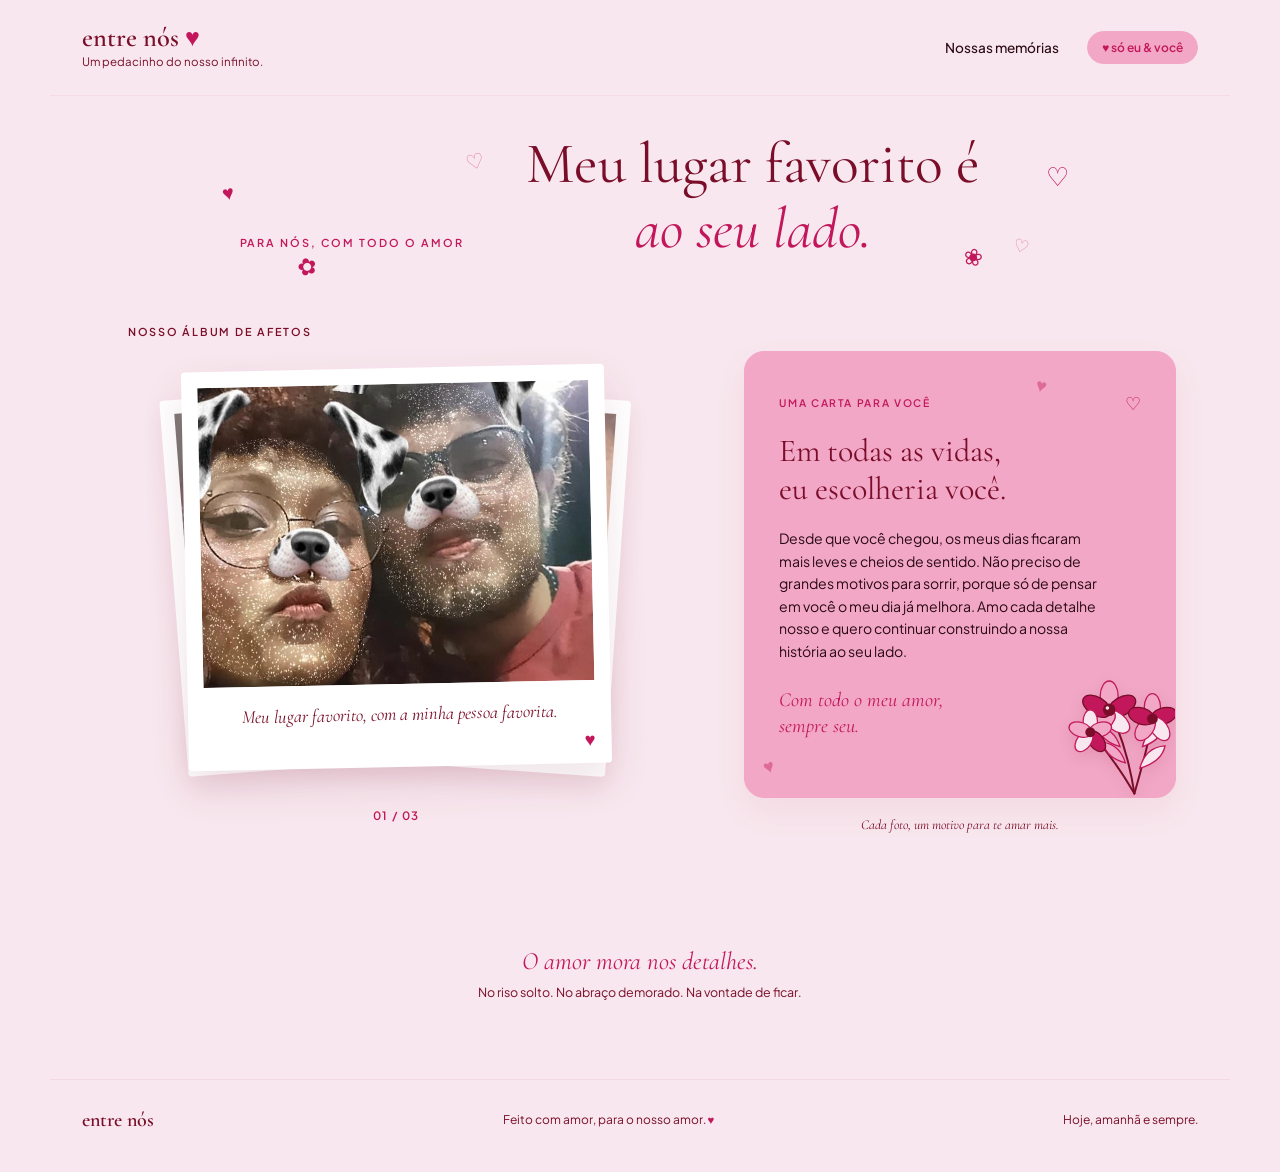
<file: index.html>
<!DOCTYPE html>
<html lang="pt-BR">

<head>
    <meta charset="UTF-8">
    <meta name="viewport" content="width=device-width, initial-scale=1.0">
    <title>Entre Nós - Um pedacinho do nosso infinito</title>
    <!-- Google Fonts para tipografia fiel ao design -->
    <link rel="preconnect" href="https://fonts.googleapis.com">
    <link rel="preconnect" href="https://fonts.gstatic.com" crossorigin>
    <link
        href="https://fonts.googleapis.com/css2?family=Cormorant+Garamond:ital,wght@0,400;0,600;1,400;1,500&family=Plus+Jakarta+Sans:wght@400;500;600&display=swap"
        rel="stylesheet">
    <link href="https://cdn.jsdelivr.net/npm/bootstrap@5.3.3/dist/css/bootstrap.min.css" rel="stylesheet">
    <link rel="stylesheet" href="style.css">
</head>

<body>

    <!-- Cabeçalho -->
    <header class="navbar">
        <div class="logo-group">
            <div class="logo">entre nós <span class="heart-filled">♥</span></div>
            <span class="subtitle">Um pedacinho do nosso infinito.</span>
        </div>

        <nav class="nav-links">
            <a class="nav-link" href="galeria.html">Nossas memórias</a>
            <button class="pill-badge" type="button" id="open-us-screen" aria-haspopup="dialog">♥ só eu &amp; você</button>
        </nav>
    </header>

    <!-- Tela especial: escolha apenas uma vez a cada abertura -->
    <div class="us-screen" id="us-screen" role="dialog" aria-modal="true" aria-labelledby="us-title" hidden>
        <div class="us-choice" id="us-choice">
            <button class="us-close" type="button" id="close-us-screen" aria-label="Fechar">×</button>
            <span class="eyebrow" id="us-title">QUEM VOCÊ QUER CONHECER PRIMEIRO?</span>
            <h2>Escolha uma parte do nosso amor</h2>
            <div class="choice-options">
                <button type="button" class="choice-card choice-him" data-show-person="him">
                    <span>ELE</span>
                    <strong>Guilherme</strong>
                </button>
                <button type="button" class="choice-card choice-her" data-show-person="her">
                    <span>ELA</span>
                    <strong>Verônica</strong>
                </button>
            </div>
        </div>

        <section class="person-panel person-him" id="him-panel" aria-label="Seção do Guilherme" hidden>
            <button class="person-exit" type="button" data-close-us-screen aria-label="Sair da seção">Sair ×</button>
            <button class="person-switch switch-to-her" type="button" data-show-person="her" aria-label="Ver seção dela">Ver ela →</button>
            <div class="person-content">
                <div class="person-carousel" data-person-carousel="him">
                    <button type="button" class="person-photo" aria-label="Próxima foto dele">
                        <img src="imagem dele 1.jpeg" alt="Guilherme">
                    </button>
                    <div class="person-dots" aria-hidden="true"></div>
                </div>
                <p class="person-text">Esse é o Guilherme, ele é o garoto mais sortudo do mundo, ele é apenas um nerd que faz TI, gosta de jogar e faz joia para todas as fotos, tem seus cabelinhos cachados e ama muito uma menina que é indigena e ruiva, ele tem muita sorte dela amar ele pois ele sem querer deu varis gaps dela (desculpa amor), tirando tudo isso ele é apenas um pobre coitado</p>
            </div>
        </section>

        <section class="person-panel person-her" id="her-panel" aria-label="Seção da Verônica" hidden>
            <button class="person-exit" type="button" data-close-us-screen aria-label="Sair da seção">Sair ×</button>
            <button class="person-switch switch-to-him" type="button" data-show-person="him" aria-label="Ver seção dele">← Ver ele</button>
            <div class="person-content">
                <div class="person-carousel" data-person-carousel="her">
                    <button type="button" class="person-photo" aria-label="Próxima foto dela">
                        <img src="imagem dela 2.jpeg" alt="Verônica">
                    </button>
                    <div class="person-dots" aria-hidden="true"></div>
                </div>
                <p class="person-text">Essa é a Verônica, ai que mulher linda, ela é uma indigina ruiva muito linda e como não é só de beleza que se vive uma mulher, ela faz de tudo um pouco, uma mulher incrivel e independente, seus caixos ruivos deixao um serto garoto louco, seu jeito e seus olhos o deixao muito apaixonado, eu escreveria textos de o quanto ela é incrivel mas como tem que caber na tela de um celular eu vou parar por aqui kkkkk, ela faz com que os dias sejam leves e especiais, além de amar um garoto (eu acho) que é muito esquisitinho :).</p>
            </div>
        </section>
    </div>

    <!-- Seção Principal -->
    <main class="container">

        <!-- Hero / Título -->
        <section class="hero">
            <span class="eyebrow">PARA NÓS, COM TODO O AMOR</span>
            <span class="floating-heart heart-one">♥</span>
            <span class="floating-heart heart-two">♡</span>
            <span class="floating-flower flower-one">✿</span>
            <span class="floating-flower flower-two">❀</span>
            <div class="title-wrapper">
                <span class="deco-heart left">♡</span>
                <h1>Meu lugar favorito é<br><em>ao seu lado.</em></h1>
                <span class="deco-heart right">♡</span>
            </div>
        </section>

        <!-- Grid Principal: Carrossel Polaroid + Carta -->
        <section class="content-grid" id="memorias">

            <!-- Coluna Esquerda: Carrossel Polaroid -->
            <div class="carousel-column">
                <span class="section-label">NOSSO ÁLBUM DE AFETOS</span>

                <div class="polaroid-stage">
                    <!-- Cartas de fundo para efeito de pilha -->
                    <div class="polaroid-stack-bg stack-left">
                        <img id="prev-preview" src="img 3.jpeg" alt="">
                    </div>
                    <div class="polaroid-stack-bg stack-right">
                        <img id="next-preview" src="img 2.jpg" alt="">
                    </div>

                    <!-- Polaroid Ativa -->
                    <div class="polaroid-card" id="active-polaroid">
                        <div class="photo-frame">
                            <img id="carousel-img" src="IMG 1.jpeg" alt="Nossa memória">
                        </div>
                        <p class="polaroid-caption" id="carousel-caption">Meu lugar favorito, com a minha pessoa
                            favorita.</p>
                        <span class="polaroid-heart">♥</span>
                    </div>
                </div>

                <!-- Clique na foto para avançar -->
                <div class="counter" id="carousel-counter">01 / 03</div>
            </div>

            <!-- Coluna Direita: Carta de Declaração -->
            <div class="letter-column" id="declaracao">
                <div class="letter-card">
                    <div class="letter-header">
                        <span class="eyebrow-pink">UMA CARTA PARA VOCÊ</span>
                        <span class="outline-heart">♡</span>
                    </div>

                    <h2>Em todas as vidas,<br>eu escolheria você.</h2>

                    <div class="letter-body">
                        <p>Desde que você chegou, os meus dias ficaram mais leves e cheios de sentido. Não preciso de grandes motivos para sorrir, porque só de pensar em você o meu dia já melhora. Amo cada detalhe nosso e quero continuar construindo a nossa história ao seu lado.</p>
                    </div>

                    <p class="letter-sign">Com todo o meu amor,<br>sempre seu.</p>

                    <!-- Buquê floral no canto da carta -->
                    <svg class="floral-deco" viewBox="0 0 150 150" fill="none" xmlns="http://www.w3.org/2000/svg">
                        <!-- Talos -->
                        <path d="M96 135C91 103 83 72 68 42" stroke="#7A0E2A" stroke-width="2.2" stroke-linecap="round"/>
                        <path d="M96 135C104 106 112 81 116 52" stroke="#7A0E2A" stroke-width="2.2" stroke-linecap="round"/>
                        <path d="M96 135C82 111 68 90 47 67" stroke="#7A0E2A" stroke-width="2.2" stroke-linecap="round"/>

                        <!-- Folhas -->
                        <path d="M86 101C70 97 63 88 61 78C74 80 82 88 86 101Z" fill="#F2A7C6" stroke="#C2185B" stroke-width="1.5"/>
                        <path d="M102 107C118 102 128 93 130 82C115 83 106 92 102 107Z" fill="#F8E7EE" stroke="#C2185B" stroke-width="1.5"/>
                        <path d="M80 83C66 79 57 70 54 61C67 62 76 70 80 83Z" fill="#F2A7C6" stroke="#C2185B" stroke-width="1.5"/>
                        <path d="M105 83C119 78 127 70 129 60C116 61 108 70 105 83Z" fill="#F8E7EE" stroke="#C2185B" stroke-width="1.5"/>

                        <!-- Flor central -->
                        <g transform="translate(68 42)">
                            <ellipse cx="0" cy="-15" rx="10" ry="17" fill="#F2A7C6" stroke="#C2185B" stroke-width="1.5"/>
                            <ellipse cx="14" cy="-4" rx="10" ry="17" transform="rotate(58 14 -4)" fill="#C2185B" stroke="#7A0E2A" stroke-width="1.5"/>
                            <ellipse cx="8" cy="13" rx="10" ry="17" transform="rotate(128 8 13)" fill="#F8E7EE" stroke="#C2185B" stroke-width="1.5"/>
                            <ellipse cx="-8" cy="13" rx="10" ry="17" transform="rotate(-128 -8 13)" fill="#F2A7C6" stroke="#C2185B" stroke-width="1.5"/>
                            <ellipse cx="-14" cy="-4" rx="10" ry="17" transform="rotate(-58 -14 -4)" fill="#C2185B" stroke="#7A0E2A" stroke-width="1.5"/>
                            <circle cx="0" cy="0" r="7" fill="#7A0E2A"/>
                            <circle cx="-2" cy="-2" r="2" fill="#F8E7EE"/>
                        </g>

                        <!-- Flor da esquerda -->
                        <g transform="translate(47 67)">
                            <ellipse cx="0" cy="-12" rx="8" ry="13" fill="#F8E7EE" stroke="#C2185B" stroke-width="1.4"/>
                            <ellipse cx="11" cy="-3" rx="8" ry="13" transform="rotate(72 11 -3)" fill="#F2A7C6" stroke="#C2185B" stroke-width="1.4"/>
                            <ellipse cx="7" cy="10" rx="8" ry="13" transform="rotate(144 7 10)" fill="#C2185B" stroke="#7A0E2A" stroke-width="1.4"/>
                            <ellipse cx="-7" cy="10" rx="8" ry="13" transform="rotate(-144 -7 10)" fill="#F8E7EE" stroke="#C2185B" stroke-width="1.4"/>
                            <ellipse cx="-11" cy="-3" rx="8" ry="13" transform="rotate(-72 -11 -3)" fill="#F2A7C6" stroke="#C2185B" stroke-width="1.4"/>
                            <circle cx="0" cy="0" r="5.5" fill="#7A0E2A"/>
                        </g>

                        <!-- Flor da direita -->
                        <g transform="translate(116 52)">
                            <ellipse cx="0" cy="-13" rx="9" ry="15" fill="#F2A7C6" stroke="#C2185B" stroke-width="1.4"/>
                            <ellipse cx="12" cy="-3" rx="9" ry="15" transform="rotate(72 12 -3)" fill="#C2185B" stroke="#7A0E2A" stroke-width="1.4"/>
                            <ellipse cx="8" cy="11" rx="9" ry="15" transform="rotate(144 8 11)" fill="#F8E7EE" stroke="#C2185B" stroke-width="1.4"/>
                            <ellipse cx="-8" cy="11" rx="9" ry="15" transform="rotate(-144 -8 11)" fill="#F2A7C6" stroke="#C2185B" stroke-width="1.4"/>
                            <ellipse cx="-12" cy="-3" rx="9" ry="15" transform="rotate(-72 -12 -3)" fill="#C2185B" stroke="#7A0E2A" stroke-width="1.4"/>
                            <circle cx="0" cy="0" r="6" fill="#7A0E2A"/>
                        </g>
                    </svg>
                </div>

                <p class="letter-footnote">Cada foto, um motivo para te amar mais.</p>
            </div>

        </section>

        <!-- Citação de Rodapé -->
        <section class="quote-section">
            <h3>O amor mora nos detalhes.</h3>
            <p>No riso solto. No abraço demorado. Na vontade de ficar.</p>
        </section>

    </main>

    <!-- Rodapé -->
    <footer class="footer">
        <div class="footer-logo">entre nós</div>
        <div class="footer-center">Feito com amor, para o nosso amor. <span class="heart-filled">♥</span></div>
        <div class="footer-right">Hoje, amanhã e sempre.</div>
    </footer>

    <script src="script.js"></script>
</body>

</html>
</file>
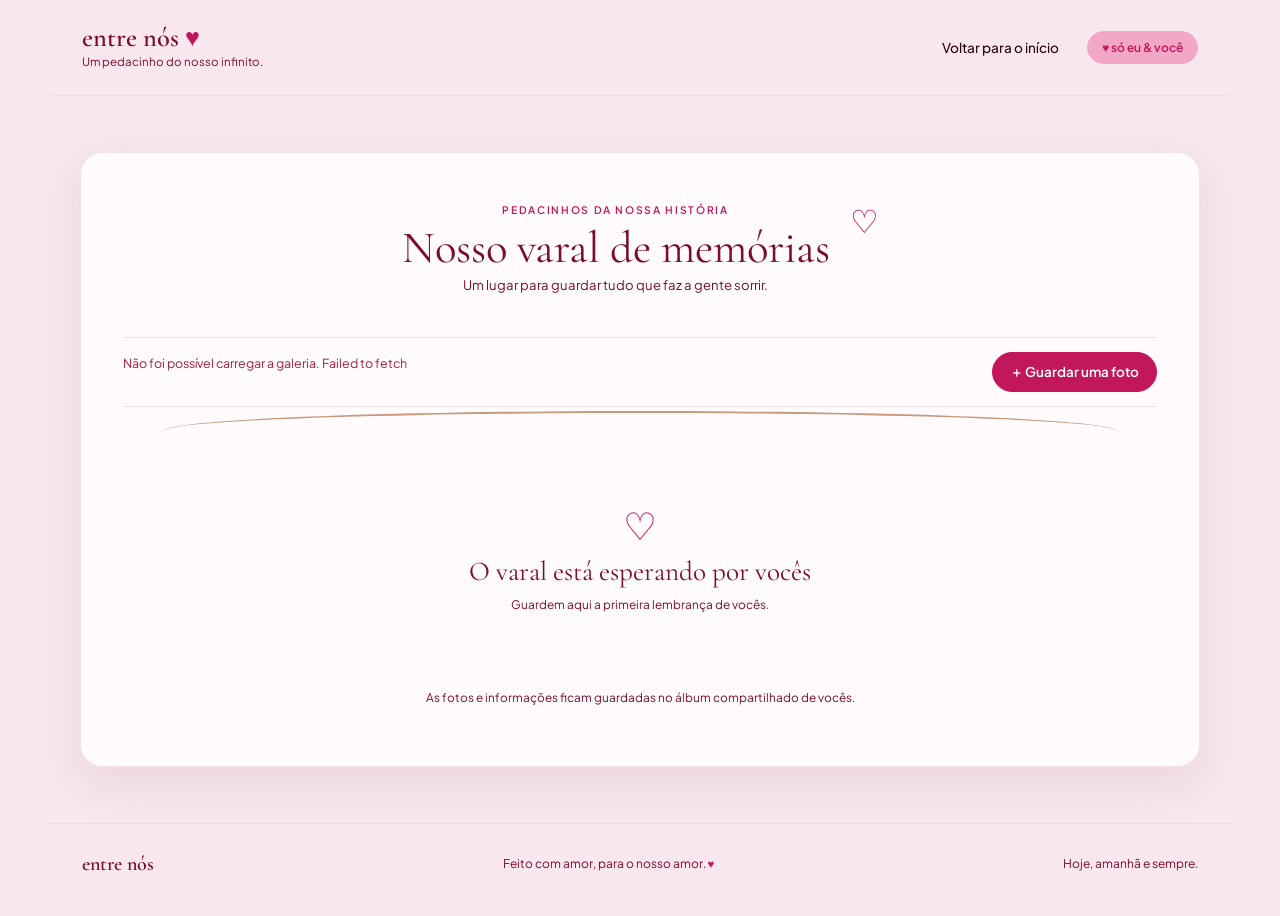
<file: galeria.html>
<!DOCTYPE html>
<html lang="pt-BR">

<head>
    <meta charset="UTF-8">
    <meta name="viewport" content="width=device-width, initial-scale=1.0">
    <meta name="theme-color" content="#F8E7EE">
    <title>Nosso varal de memórias - Entre Nós</title>
    <link rel="preconnect" href="https://fonts.googleapis.com">
    <link rel="preconnect" href="https://fonts.gstatic.com" crossorigin>
    <link
        href="https://fonts.googleapis.com/css2?family=Cormorant+Garamond:ital,wght@0,400;0,600;1,400;1,500&family=Plus+Jakarta+Sans:wght@400;500;600&display=swap"
        rel="stylesheet">
    <link href="https://cdn.jsdelivr.net/npm/bootstrap@5.3.3/dist/css/bootstrap.min.css" rel="stylesheet">
    <link rel="stylesheet" href="style.css">
    <link rel="stylesheet" href="galeria.css">
</head>

<body>
    <header class="navbar">
        <div class="logo-group">
            <div class="logo">entre nós <span class="heart-filled">♥</span></div>
            <span class="subtitle">Um pedacinho do nosso infinito.</span>
        </div>
        <nav class="nav-links">
            <a class="nav-link" href="index.html#memorias">Voltar para o início</a>
            <span class="pill-badge">♥ só eu &amp; você</span>
        </nav>
    </header>

    <main class="gallery-page">
        <section class="gallery-shell" aria-labelledby="gallery-title">
            <header class="gallery-header">
                <div>
                    <span class="eyebrow-pink">PEDACINHOS DA NOSSA HISTÓRIA</span>
                    <h1 id="gallery-title">Nosso varal de memórias</h1>
                    <p>Um lugar para guardar tudo que faz a gente sorrir.</p>
                </div>
                <span class="gallery-heart" aria-hidden="true">♡</span>
            </header>
            <div class="gallery-toolbar">
                <p id="gallery-status" role="status">Conectando à galeria...</p>
                <div class="gallery-actions">
                    <button class="btn btn-primary" type="button" id="open-upload">＋ Guardar uma foto</button>
                </div>
            </div>
            <div class="clothesline" aria-hidden="true"><span></span></div>
            <div class="memory-grid" id="memory-grid" aria-live="polite"></div>
            <div class="gallery-empty" id="gallery-empty" hidden>
                <span>♡</span>
                <h2>O varal está esperando por vocês</h2>
                <p>Guardem aqui a primeira lembrança de vocês.</p>
            </div>
            <p class="gallery-note">As fotos e informações ficam guardadas no álbum compartilhado de vocês.</p>
        </section>
    </main>

    <footer class="footer">
        <div class="footer-logo">entre nós</div>
        <div class="footer-center">Feito com amor, para o nosso amor. <span class="heart-filled">♥</span></div>
        <div class="footer-right">Hoje, amanhã e sempre.</div>
    </footer>

    <dialog class="gallery-dialog form-dialog" id="upload-dialog" aria-labelledby="upload-title">
        <form class="memory-form" id="upload-form">
            <header class="gallery-header">
                <div>
                    <span class="eyebrow-pink">UMA LEMBRANÇA PARA GUARDAR</span>
                    <h2 id="upload-title">Pendure uma foto</h2>
                </div>
                <button class="icon-close" type="button" data-close-dialog aria-label="Fechar formulário">×</button>
            </header>
            <div class="file-picker">
                <span>♡</span>
                <strong id="selected-image-name">Escolha como adicionar sua foto</strong>
                <small>JPG, PNG, GIF ou WebP · até 10 MB</small>
                <div class="image-source-actions">
                    <button class="btn btn-outline-primary" type="button" id="take-photo">Tirar foto</button>
                    <button class="btn btn-outline-primary" type="button" id="choose-photo">Escolher imagem</button>
                </div>
                <input id="memory-camera" type="file" accept="image/jpeg,image/png,image/gif,image/webp" capture="environment">
                <input id="memory-image" name="image" type="file" accept="image/jpeg,image/png,image/gif,image/webp">
                <img id="image-preview" class="image-preview" alt="Prévia da foto escolhida" hidden>
            </div>
            <div class="form-fields">
                <label>Um título para este momento<input class="form-control" name="title" type="text" maxlength="100" placeholder="Ex.: Nosso passeio de domingo"></label>
                <label>Conte a história<textarea class="form-control" name="description" rows="3" maxlength="1000" placeholder="O que torna esse dia especial?"></textarea></label>
                <label>Onde foi?<input class="form-control" name="location" type="text" maxlength="160" placeholder="Cidade, lugar ou cantinho especial"></label>
                <label>Quando foi?<input class="form-control" name="taken_at" type="date"></label>
                <fieldset class="who-picker">
                    <legend>Quem está guardando?</legend>
                    <input class="btn-check" type="radio" id="added-by-him" name="added_by" value="ele" autocomplete="off" required>
                    <label class="btn btn-outline-primary" for="added-by-him">Ele</label>
                    <input class="btn-check" type="radio" id="added-by-her" name="added_by" value="ela" autocomplete="off" required>
                    <label class="btn btn-outline-primary" for="added-by-her">Ela</label>
                    <p id="who-preview" aria-live="polite">Selecione quem está adicionando a lembrança.</p>
                </fieldset>
            </div>
            <p class="form-error" id="upload-error" role="alert" hidden></p>
            <div class="form-footer">
                <button class="btn btn-outline-primary" type="button" data-close-dialog>Cancelar</button>
                <button class="btn btn-primary" type="submit" id="save-memory">Guardar no varal</button>
            </div>
        </form>
    </dialog>

    <dialog class="gallery-dialog details-dialog" id="details-dialog" aria-labelledby="details-title">
        <div class="memory-details">
            <button class="icon-close details-close" type="button" data-close-dialog aria-label="Fechar detalhes">×</button>
            <img class="details-image" id="details-image" alt="">
            <div class="details-copy">
                <span class="eyebrow-pink">UMA MEMÓRIA NOSSA</span>
                <h2 id="details-title"></h2>
                <p class="details-description" id="details-description"></p>
                <dl class="details-meta" id="details-meta"></dl>
                <div class="details-actions">
                    <button class="btn btn-primary download-button" id="download-memory" type="button">↓ Baixar foto</button>
                    <button class="btn btn-outline-danger" id="delete-memory" type="button">
                        <svg aria-hidden="true" viewBox="0 0 16 16" width="15" height="15" fill="none" stroke="currentColor" stroke-width="1.5" stroke-linecap="round" stroke-linejoin="round">
                            <path d="M2.5 4h11M6 4V2.5h4V4m2.5 0-.6 9.5H4.1L3.5 4m3 2.5v4m3-4v4"/>
                        </svg>
                        Excluir memória
                    </button>
                </div>
                <p class="form-error download-error" id="download-error" role="status" hidden></p>
            </div>
        </div>
    </dialog>

    <dialog class="gallery-dialog delete-dialog" id="delete-dialog" aria-labelledby="delete-title">
        <div class="delete-confirmation">
            <button class="icon-close delete-close" type="button" data-close-dialog aria-label="Cancelar exclusão">×</button>
            <span class="sad-face" aria-hidden="true">☹</span>
            <span class="eyebrow-pink">VAI DEIXAR SAUDADE</span>
            <h2 id="delete-title">Essa lembrança vai sair do varal...</h2>
            <p>Tem certeza de que quer excluir <strong id="delete-memory-title"></strong>?</p>
            <p class="delete-warning">A foto e os detalhes serão apagados, e não dá para recuperar depois.</p>
            <p class="form-error" id="delete-error" role="alert" hidden></p>
            <div class="delete-actions">
                <button class="btn btn-outline-primary" type="button" data-close-dialog>Não, quero manter</button>
                <button class="btn btn-danger" id="confirm-delete" type="button">Sim, excluir memória</button>
            </div>
        </div>
    </dialog>

    <script src="supabase-config.js"></script>
    <script src="galeria.js"></script>
</body>

</html>
</file>
<file: style.css>
:root {
    --bg-page: #F8E7EE;
    --bg-card-pink: #F2A7C6;
    --border-pink: #F2A7C6;
    --primary-wine: #7A0E2A;
    --accent-rose: #C2185B;
    --text-dark: #2B0A14;
    --text-muted: #7A0E2A;
    --white: #FFFFFF;
    --font-serif: 'Cormorant Garamond', Georgia, serif;
    --font-sans: 'Plus Jakarta Sans', sans-serif;
}

* {
    margin: 0;
    padding: 0;
    box-sizing: border-box;
}

body {
    background-color: var(--bg-page);
    color: var(--text-dark);
    font-family: var(--font-sans);
    line-height: 1.6;
    overflow-x: hidden;
}

.btn {
    --bs-btn-font-family: var(--font-sans);
    --bs-btn-font-weight: 600;
    --bs-btn-font-size: 0.84rem;
    --bs-btn-border-radius: 999px;
    --bs-btn-padding-x: 1.05rem;
    --bs-btn-padding-y: 0.54rem;
    transition: transform 0.2s ease, box-shadow 0.2s ease;
}

.btn-primary {
    --bs-btn-color: #fff;
    --bs-btn-bg: var(--accent-rose);
    --bs-btn-border-color: var(--accent-rose);
    --bs-btn-hover-color: #fff;
    --bs-btn-hover-bg: var(--primary-wine);
    --bs-btn-hover-border-color: var(--primary-wine);
    --bs-btn-focus-shadow-rgb: 194, 24, 91;
    --bs-btn-active-bg: var(--primary-wine);
    --bs-btn-active-border-color: var(--primary-wine);
}

.btn-outline-primary {
    --bs-btn-color: var(--accent-rose);
    --bs-btn-border-color: #e4a5ba;
    --bs-btn-hover-color: #fff;
    --bs-btn-hover-bg: var(--accent-rose);
    --bs-btn-hover-border-color: var(--accent-rose);
    --bs-btn-focus-shadow-rgb: 194, 24, 91;
    --bs-btn-active-color: #fff;
    --bs-btn-active-bg: var(--primary-wine);
    --bs-btn-active-border-color: var(--primary-wine);
}

.btn-danger {
    --bs-btn-color: #fff;
    --bs-btn-bg: #9c243f;
    --bs-btn-border-color: #9c243f;
    --bs-btn-hover-color: #fff;
    --bs-btn-hover-bg: var(--primary-wine);
    --bs-btn-hover-border-color: var(--primary-wine);
    --bs-btn-focus-shadow-rgb: 156, 36, 63;
}

.btn-outline-danger {
    --bs-btn-color: #9c4a61;
    --bs-btn-border-color: #d8a0b0;
    --bs-btn-hover-color: #fff;
    --bs-btn-hover-bg: #9c243f;
    --bs-btn-hover-border-color: #9c243f;
    --bs-btn-focus-shadow-rgb: 156, 36, 63;
    --bs-btn-active-color: #fff;
    --bs-btn-active-bg: var(--primary-wine);
    --bs-btn-active-border-color: var(--primary-wine);
}

.btn:not(:disabled):hover {
    transform: translateY(-1px);
    box-shadow: 0 5px 15px rgba(194, 24, 91, 0.14);
}

.form-control {
    border-color: #e8c8d3;
    border-radius: 0.75rem;
    font-family: var(--font-sans);
}

.form-control:focus {
    border-color: #d46b91;
    box-shadow: 0 0 0 0.25rem rgba(194, 24, 91, 0.15);
}

.form-check-input:checked {
    border-color: var(--accent-rose);
    background-color: var(--accent-rose);
}

.form-check-input:focus {
    border-color: #d46b91;
    box-shadow: 0 0 0 0.25rem rgba(194, 24, 91, 0.15);
}

/* Navbar */
.navbar {
    max-width: 1180px;
    margin: 0 auto;
    padding: 24px 32px;
    display: flex;
    justify-content: space-between;
    align-items: center;
    border-bottom: 1px solid rgba(200, 75, 107, 0.08);
}

.logo-group .logo {
    font-family: var(--font-serif);
    font-size: 1.65rem;
    font-weight: 600;
    color: var(--primary-wine);
    line-height: 1.1;
}

.heart-filled {
    color: var(--accent-rose);
    font-size: 0.95em;
}

.logo-group .subtitle {
    display: block;
    font-size: 0.72rem;
    color: var(--text-muted);
}

.nav-links {
    display: flex;
    align-items: center;
    gap: 28px;
}

.nav-links a {
    text-decoration: none;
    color: var(--text-dark);
    font-size: 0.85rem;
    font-weight: 500;
    transition: color 0.2s;
}

.nav-links a:hover {
    color: var(--accent-rose);
}

.pill-badge {
    background-color: var(--bg-card-pink);
    color: var(--accent-rose);
    border: 1px solid var(--border-pink);
    padding: 6px 14px;
    border-radius: 999px;
    font-size: 0.75rem;
    font-weight: 600;
    cursor: pointer;
}

/* Container */
.container {
    max-width: 1120px;
    margin: 0 auto;
    padding: 36px 24px 60px;
}

/* Hero */
.hero {
    text-align: center;
    margin-bottom: 54px;
    position: relative;
}

.floating-heart,
.floating-flower {
    position: absolute;
    color: var(--accent-rose);
    line-height: 1;
    pointer-events: none;
}

.floating-heart {
    font-size: 1.25rem;
}

.heart-one {
    left: 11%;
    top: 36%;
    transform: rotate(-12deg);
}

.heart-two {
    right: 10%;
    top: 22%;
    font-size: 1.6rem;
}

.floating-flower {
    font-size: 1.45rem;
    color: #C2185B;
}

.flower-one {
    left: 18%;
    bottom: -8px;
    transform: rotate(-16deg);
}

.flower-two {
    right: 18%;
    bottom: 2px;
    transform: rotate(12deg);
}

.eyebrow {
    display: inline-block;
    font-size: 0.68rem;
    letter-spacing: 0.18em;
    text-transform: uppercase;
    color: var(--accent-rose);
    font-weight: 600;
    margin-bottom: 12px;
}

.title-wrapper {
    position: relative;
    display: inline-block;
    padding: 0 60px;
}

.hero h1 {
    font-family: var(--font-serif);
    font-size: clamp(2.4rem, 5vw, 3.6rem);
    font-weight: 400;
    color: var(--primary-wine);
    line-height: 1.12;
}

.hero h1 em {
    font-style: italic;
    color: var(--accent-rose);
}

.deco-heart {
    position: absolute;
    color: #E2859C;
    font-size: 1.3rem;
    user-select: none;
}

.deco-heart.left {
    top: 12px;
    left: 0;
    transform: rotate(-15deg);
}

.deco-heart.right {
    bottom: 10px;
    right: 10px;
    transform: rotate(15deg);
    font-size: 1.1rem;
}

/* Grid Principal */
.content-grid {
    display: grid;
    grid-template-columns: 1.15fr 0.85fr;
    gap: 56px;
    align-items: start;
}

.section-label {
    display: block;
    font-size: 0.68rem;
    letter-spacing: 0.16em;
    text-transform: uppercase;
    color: var(--text-muted);
    font-weight: 600;
    margin-bottom: 22px;
    padding-left: 24px;
}

/* Carrossel Polaroid */
.carousel-column {
    display: flex;
    flex-direction: column;
    align-items: center;
}

.carousel-column .section-label {
    align-self: flex-start;
}

.polaroid-stage {
    position: relative;
    width: 100%;
    max-width: 470px;
    height: 410px;
    display: flex;
    justify-content: center;
    align-items: center;
    margin-bottom: 24px;
}

.polaroid-stack-bg {
    position: absolute;
    width: 88%;
    height: 92%;
    background: var(--white);
    padding: 14px 14px 52px;
    border-radius: 4px;
    box-shadow: 0 10px 25px rgba(123, 30, 58, 0.07);
    transition: transform 0.4s ease;
    overflow: hidden;
}

.polaroid-stack-bg img {
    width: 100%;
    height: 100%;
    object-fit: cover;
    opacity: 0.65;
    filter: blur(0.5px);
}

.stack-left {
    transform: rotate(-4.5deg) translate(-16px, 4px);
    z-index: 1;
}

.stack-right {
    transform: rotate(4deg) translate(16px, 6px);
    z-index: 2;
}

.polaroid-card {
    position: relative;
    z-index: 3;
    width: 90%;
    background: var(--white);
    padding: 16px 16px 22px;
    border-radius: 4px;
    box-shadow: 0 18px 40px rgba(123, 30, 58, 0.12);
    transform: rotate(-1.2deg);
    transition: opacity 0.3s ease, transform 0.35s ease;
}

.polaroid-card.fade-out {
    opacity: 0.35;
    transform: rotate(-1.2deg) scale(0.98);
}

.photo-frame {
    width: 100%;
    height: 300px;
    overflow: hidden;
    background-color: #f3e6e8;
}

.photo-frame img {
    width: 100%;
    height: 100%;
    object-fit: cover;
    display: block;
}

.polaroid-caption {
    font-family: var(--font-serif);
    font-style: italic;
    font-size: 1.15rem;
    color: var(--primary-wine);
    text-align: center;
    margin-top: 16px;
}

.polaroid-heart {
    position: absolute;
    bottom: 10px;
    right: 16px;
    color: var(--accent-rose);
    font-size: 1.15rem;
}

/* Controles do Carrossel */
.carousel-controls {
    display: flex;
    align-items: center;
    gap: 20px;
    margin-top: 8px;
}

.nav-btn {
    width: 34px;
    height: 34px;
    border-radius: 50%;
    padding: 0;
    font-size: 1rem;
    display: flex;
    align-items: center;
    justify-content: center;
}

.dots {
    display: flex;
    align-items: center;
    gap: 8px;
}

.dot {
    width: 7px;
    height: 7px;
    border-radius: 999px;
    background-color: #E5C5CD;
    cursor: pointer;
    transition: all 0.3s ease;
}

.dot.active {
    width: 24px;
    background-color: var(--accent-rose);
}

.counter {
    margin-top: 10px;
    font-size: 0.72rem;
    font-weight: 600;
    color: var(--accent-rose);
    letter-spacing: 0.1em;
}

/* Carta à Direita */
.letter-column {
    margin-top: 28px;
}

.letter-card {
    position: relative;
    background-color: var(--bg-card-pink);
    border: 1px solid var(--border-pink);
    border-radius: 20px;
    padding: 36px 34px 42px;
    box-shadow: 0 14px 32px rgba(200, 75, 107, 0.08);
    overflow: hidden;
}

.letter-card::before,
.letter-card::after {
    content: "♥";
    position: absolute;
    color: #C2185B;
    opacity: 0.42;
    font-size: 1.15rem;
    pointer-events: none;
}

.letter-card::before {
    left: 18px;
    bottom: 16px;
    transform: rotate(-18deg);
}

.letter-card::after {
    right: 128px;
    top: 18px;
    transform: rotate(14deg);
}

.letter-header {
    display: flex;
    justify-content: space-between;
    align-items: center;
    margin-bottom: 14px;
}

.eyebrow-pink {
    font-size: 0.65rem;
    letter-spacing: 0.16em;
    text-transform: uppercase;
    color: var(--accent-rose);
    font-weight: 600;
}

.outline-heart {
    color: var(--accent-rose);
    font-size: 1.15rem;
}

.letter-card h2 {
    font-family: var(--font-serif);
    font-size: 2rem;
    font-weight: 400;
    color: var(--primary-wine);
    line-height: 1.18;
    margin-bottom: 20px;
}

.letter-body p {
    font-size: 0.88rem;
    color: var(--text-dark);
    margin-bottom: 16px;
    max-width: 92%;
}

.letter-sign {
    font-family: var(--font-serif);
    font-style: italic;
    font-size: 1.25rem;
    color: var(--accent-rose);
    margin-top: 24px;
    line-height: 1.3;
}

.floral-deco {
    position: absolute;
    bottom: -10px;
    right: -8px;
    width: 135px;
    height: auto;
    pointer-events: none;
    opacity: 1;
    filter: drop-shadow(0 5px 7px rgba(122, 14, 42, 0.12));
}

.letter-footnote {
    text-align: center;
    font-family: var(--font-serif);
    font-style: italic;
    font-size: 0.85rem;
    color: var(--text-muted);
    margin-top: 16px;
}

/* Citação Inferior */
.quote-section {
    text-align: center;
    margin-top: 76px;
    padding-top: 20px;
}

.quote-section h3 {
    font-family: var(--font-serif);
    font-style: italic;
    font-size: 1.55rem;
    font-weight: 400;
    color: var(--accent-rose);
    margin-bottom: 6px;
}

.quote-section p {
    font-size: 0.78rem;
    color: var(--text-muted);
}

/* Rodapé */
.footer {
    max-width: 1180px;
    margin: 0 auto;
    padding: 24px 32px 36px;
    border-top: 1px solid rgba(200, 75, 107, 0.1);
    display: flex;
    justify-content: space-between;
    align-items: center;
    font-size: 0.75rem;
    color: var(--text-muted);
}

.footer-logo {
    font-family: var(--font-serif);
    font-size: 1.25rem;
    color: var(--primary-wine);
    font-weight: 600;
}

body.us-screen-open {
    overflow: hidden;
}

.us-screen {
    position: fixed;
    inset: 0;
    z-index: 1000;
    display: grid;
    place-items: center;
    padding: 18px;
    background: rgba(42, 16, 25, 0.38);
    backdrop-filter: blur(12px);
}

.us-screen[hidden],
.person-panel[hidden],
.us-choice[hidden] {
    display: none !important;
}

.us-choice {
    position: relative;
    width: min(520px, 92vw);
    padding: 34px 24px 28px;
    text-align: center;
    border-radius: 24px;
    border: 1px solid rgba(194, 24, 91, 0.22);
    background: rgba(248, 231, 238, 0.94);
    box-shadow: 0 24px 70px rgba(43, 10, 20, 0.24);
}

.us-choice h2 {
    font-family: var(--font-serif);
    color: var(--primary-wine);
    margin: 4px 0 22px;
}

.us-close {
    position: absolute;
    right: 14px;
    top: 10px;
    border: 0;
    background: transparent;
    color: var(--primary-wine);
    font-size: 1.8rem;
    cursor: pointer;
}

.choice-options {
    display: grid;
    grid-template-columns: 1fr 1fr;
    gap: 14px;
}

.choice-card {
    min-height: 150px;
    border-radius: 18px;
    border: 2px solid transparent;
    display: flex;
    flex-direction: column;
    align-items: center;
    justify-content: center;
    cursor: pointer;
    transition: transform 0.2s ease;
}

.choice-card:hover {
    transform: translateY(-3px);
}

.choice-card span {
    font-size: 0.68rem;
    letter-spacing: 0.16em;
}

.choice-card strong {
    font-family: var(--font-serif);
    font-size: 1.45rem;
}

.choice-him {
    color: #eaf3ff;
    background: rgba(20, 58, 105, 0.94);
    border-color: #0d2a50;
}

.choice-her {
    color: #fff;
    background: rgba(132, 68, 172, 0.94);
    border-color: #603485;
}

.person-panel {
    position: absolute;
    top: 12px;
    bottom: 12px;
    width: min(520px, calc(100vw - 24px));
    display: flex;
    align-items: center;
    border-radius: 24px;
    overflow: hidden;
    backdrop-filter: blur(10px);
}

.person-him {
    left: 12px;
    background: rgba(25, 68, 122, 0.68);
    border: 2px solid #091f42;
    box-shadow: 18px 0 48px rgba(9, 31, 66, 0.22);
}

.person-her {
    right: 12px;
    background: rgba(150, 94, 184, 0.68);
    border: 2px solid #5e3679;
    box-shadow: -18px 0 48px rgba(94, 54, 121, 0.22);
}

.person-content {
    width: 100%;
    height: 100%;
    padding: 28px 26px 22px;
    display: flex;
    flex-direction: column;
    justify-content: center;
}

.person-carousel {
    width: 100%;
    max-height: 52%;
}

.person-photo {
    width: 100%;
    height: clamp(230px, 48vh, 430px);
    display: block;
    padding: 10px;
    border: 0;
    border-radius: 18px;
    background: rgba(255, 255, 255, 0.92);
    cursor: pointer;
}

.person-photo img {
    width: 100%;
    height: 100%;
    display: block;
    object-fit: cover;
    border-radius: 12px;
}

.person-dots {
    height: 14px;
    margin-top: 8px;
    display: flex;
    justify-content: center;
    gap: 6px;
}

.person-dots span {
    width: 6px;
    height: 6px;
    border-radius: 50%;
    background: rgba(255, 255, 255, 0.45);
}

.person-dots span.active {
    width: 18px;
    border-radius: 999px;
    background: #fff;
}

.person-text {
    margin: 10px 0 0;
    padding: 14px 16px;
    max-height: 31%;
    overflow-y: auto;
    border-radius: 14px;
    background: rgba(255, 255, 255, 0.12);
    color: #fff;
    font-size: clamp(0.78rem, 1.8vw, 0.92rem);
    line-height: 1.42;
}

.person-switch {
    position: absolute;
    z-index: 3;
    top: 50%;
    width: 46px;
    height: 46px;
    border: 0;
    border-radius: 50%;
    color: #fff;
    cursor: pointer;
    font-size: 0;
}

.person-exit {
    position: absolute;
    z-index: 4;
    top: 14px;
    right: 14px;
    padding: 7px 13px;
    border: 1px solid rgba(255, 255, 255, 0.65);
    border-radius: 999px;
    background: rgba(15, 20, 38, 0.34);
    color: #fff;
    font: inherit;
    font-size: 0.8rem;
    cursor: pointer;
    backdrop-filter: blur(6px);
}

.person-exit:hover {
    background: rgba(15, 20, 38, 0.58);
}

.person-switch::after {
    content: "→";
    font-size: 1.2rem;
}

.switch-to-her {
    right: -23px;
    background: #8454a4;
    border: 2px solid #5e3679;
}

.switch-to-him {
    left: -23px;
    background: #1a4d86;
    border: 2px solid #091f42;
}

.switch-to-him::after {
    content: "←";
}

/* Responsividade */
@media (max-width: 900px) {
    .content-grid {
        grid-template-columns: 1fr;
        gap: 48px;
    }

    .carousel-column .section-label {
        align-self: center;
        padding-left: 0;
    }

    .navbar {
        flex-direction: column;
        gap: 16px;
        text-align: center;
    }

    .footer {
        flex-direction: column;
        gap: 12px;
        text-align: center;
    }

    .heart-one,
    .flower-one {
        left: 3%;
    }

    .heart-two,
    .flower-two {
        right: 3%;
    }
}

@media (max-width: 600px) {
    .pill-badge {
        padding: 7px 12px;
    }

    .us-screen {
        padding: 8px;
    }

    .us-choice {
        width: calc(100vw - 16px);
        padding: 30px 14px 20px;
    }

    .choice-options {
        gap: 8px;
    }

    .choice-card {
        min-height: 125px;
    }

    .person-panel {
        top: 6px;
        bottom: 6px;
        width: calc(100vw - 12px);
    }

    .person-him {
        left: 6px;
    }

    .person-her {
        right: 6px;
    }

    .person-content {
        padding: 18px 14px 12px;
    }

    .person-photo {
        height: clamp(210px, 48vh, 330px);
        padding: 7px;
    }

    .person-text {
        max-height: 27%;
        padding: 10px 12px;
        font-size: 0.76rem;
    }

    .person-switch {
        width: 42px;
        height: 42px;
        font-size: 0;
    }

    .switch-to-her {
        right: -18px;
    }

    .switch-to-him {
        left: -18px;
    }
}
</file>
<file: galeria.css>
.gallery-page {
    width: min(1120px, calc(100% - 32px));
    min-height: calc(100vh - 190px);
    margin: 0 auto;
    padding: clamp(24px, 5vw, 56px) 0;
}

.gallery-shell {
    padding: clamp(22px, 4vw, 42px);
    border: 1px solid rgba(122, 14, 42, 0.1);
    border-radius: 22px;
    background: #fffafc;
    box-shadow: 0 16px 48px rgba(123, 30, 58, 0.09);
}

.gallery-header {
    display: flex;
    justify-content: center;
    align-items: flex-start;
    gap: 20px;
    text-align: center;
}

.gallery-header h1,
.gallery-header h2,
.details-copy h2 {
    margin: 4px 0 2px;
    color: var(--primary-wine);
    font: 400 clamp(2rem, 5vw, 2.8rem)/1.05 var(--font-serif);
}

.gallery-header p {
    color: var(--text-muted);
    font-size: 0.82rem;
}

.gallery-heart {
    color: var(--accent-rose);
    font-size: 2rem;
}

.gallery-toolbar,
.gallery-actions,
.form-footer {
    display: flex;
    justify-content: space-between;
    align-items: center;
    gap: 12px;
}

.gallery-toolbar {
    margin-top: 26px;
    padding: 14px 0;
    border-top: 1px solid rgba(122, 14, 42, 0.1);
    border-bottom: 1px solid rgba(122, 14, 42, 0.1);
}

#gallery-status {
    color: var(--text-muted);
    font-size: 0.78rem;
}

#gallery-status[data-state="error"] {
    color: #a3203d;
}

.clothesline {
    height: 35px;
    margin: 4px 4% 0;
    border-top: 2px solid #c69a7b;
    border-radius: 50% 50% 0 0 / 20px 20px 0 0;
}

.memory-grid {
    display: grid;
    grid-template-columns: repeat(auto-fill, minmax(190px, 1fr));
    gap: 42px 28px;
    padding: 0 10px 24px;
}

.memory-card {
    position: relative;
    padding: 10px 10px 15px;
    border: 0;
    background: #fff;
    box-shadow: 0 7px 19px rgba(74, 30, 43, 0.16);
    cursor: pointer;
    transform: rotate(var(--tilt, -2deg));
    transition: transform 0.2s ease, box-shadow 0.2s ease;
}

.memory-card:hover,
.memory-card:focus-visible {
    z-index: 1;
    transform: rotate(0) translateY(-5px);
    box-shadow: 0 13px 28px rgba(74, 30, 43, 0.22);
}

.memory-card::before {
    position: absolute;
    top: -19px;
    left: calc(50% - 1px);
    width: 2px;
    height: 20px;
    background: #a87e61;
    content: "";
}

.memory-card::after {
    position: absolute;
    top: -24px;
    left: calc(50% - 6px);
    width: 12px;
    height: 12px;
    border: 1px solid #d69a9e;
    border-radius: 50%;
    background: #f8d9dc;
    box-shadow: 0 1px 3px rgba(43, 10, 20, 0.2);
    content: "";
}

.memory-card img {
    display: block;
    width: 100%;
    height: 190px;
    background: #f6e8ed;
    object-fit: cover;
}

.memory-card-caption {
    overflow: hidden;
    margin-top: 10px;
    color: var(--primary-wine);
    font: italic 1.05rem var(--font-serif);
    text-overflow: ellipsis;
    white-space: nowrap;
}

.gallery-empty {
    padding: 24px 12px 48px;
    text-align: center;
}

.gallery-empty > span {
    color: var(--accent-rose);
    font-size: 2.4rem;
}

.gallery-empty h2 {
    color: var(--primary-wine);
    font: 400 1.7rem var(--font-serif);
}

.gallery-empty p,
.gallery-note {
    color: var(--text-muted);
    font-size: 0.74rem;
}

.gallery-note {
    margin-top: 10px;
    text-align: center;
}

.gallery-dialog {
    position: fixed;
    inset: 0;
    width: min(620px, calc(100% - 28px));
    max-width: none;
    max-height: min(92vh, 960px);
    margin: auto;
    overflow: auto;
    padding: 0;
    border: 1px solid rgba(122, 14, 42, 0.1);
    border-radius: 22px;
    color: var(--text-dark);
    background: #fffafc;
    box-shadow: 0 24px 80px rgba(43, 10, 20, 0.28);
}

.gallery-dialog::backdrop {
    background: rgba(43, 10, 20, 0.58);
    backdrop-filter: blur(5px);
}

.memory-form {
    display: grid;
    gap: 20px;
    padding: clamp(22px, 5vw, 48px);
}

.icon-close {
    flex: 0 0 auto;
    width: 38px;
    height: 38px;
    border: 1px solid var(--border-pink);
    border-radius: 50%;
    background: #fff;
    color: var(--primary-wine);
    font-size: 1.65rem;
    line-height: 1;
    cursor: pointer;
}

.file-picker {
    display: grid;
    min-height: 150px;
    place-content: center;
    gap: 8px;
    padding: 16px;
    border: 1px dashed #d88ba5;
    border-radius: 14px;
    background: #fff5f8;
    color: var(--primary-wine);
    text-align: center;
    cursor: pointer;
}

.file-picker > span {
    color: var(--accent-rose);
    font-size: 1.6rem;
}

.file-picker small {
    color: var(--text-muted);
    font-size: 0.7rem;
}

.file-picker input {
    position: absolute;
    width: 1px;
    height: 1px;
    overflow: hidden;
    clip: rect(0, 0, 0, 0);
    white-space: nowrap;
    clip-path: inset(50%);
}

.image-source-actions {
    display: flex;
    flex-wrap: wrap;
    justify-content: center;
    gap: 10px;
}

.image-preview {
    display: block;
    max-width: 100%;
    max-height: 220px;
    justify-self: center;
    border-radius: 10px;
    object-fit: contain;
}

.image-preview[hidden] {
    display: none;
}

.who-picker {
    display: flex;
    min-width: 0;
    flex-wrap: wrap;
    gap: 10px;
    padding: 0;
    border: 0;
}

.who-picker legend {
    width: 100%;
    margin-bottom: 6px;
    color: var(--primary-wine);
    font-size: 0.75rem;
    font-weight: 600;
}

.who-picker p {
    width: 100%;
    margin: 0;
    color: var(--text-muted);
    font-size: 0.76rem;
    font-weight: 400;
}

.form-fields {
    display: grid;
    gap: 14px;
}

.form-fields > label {
    display: grid;
    gap: 6px;
    color: var(--primary-wine);
    font-size: 0.75rem;
    font-weight: 600;
}

.form-fields .form-control {
    width: 100%;
    padding: 10px 12px;
    border: 1px solid #e8c8d3;
    border-radius: 9px;
    background: #fff;
    color: var(--text-dark);
    font: 400 0.82rem var(--font-sans);
}

.form-fields textarea {
    resize: vertical;
}

.form-fields .form-control:focus {
    outline: 2px solid rgba(194, 24, 91, 0.2);
    border-color: var(--accent-rose);
}

.form-error {
    margin: 0;
    color: #a3203d;
    font-size: 0.76rem;
}

.details-dialog {
    width: min(940px, calc(100% - 32px));
    max-height: min(90vh, 760px);
}

.memory-details {
    position: relative;
    display: grid;
    grid-template-columns: minmax(0, 1.05fr) minmax(0, 0.95fr);
    align-items: center;
}

.details-close {
    position: absolute;
    z-index: 1;
    top: 14px;
    right: 14px;
}

.details-image {
    width: 100%;
    height: auto;
    max-height: 70vh;
    padding: 18px;
    background: #fbf0f4;
    object-fit: contain;
}

.details-copy {
    align-self: center;
    padding: clamp(28px, 4vw, 48px);
}

.details-copy h2 {
    margin: 8px 0 14px;
    font-size: clamp(2rem, 4vw, 2.8rem);
    line-height: 1.05;
}

.details-description {
    margin: 0;
    color: var(--text-muted);
    font-size: 0.86rem;
    white-space: pre-wrap;
}

.details-meta {
    display: grid;
    gap: 10px;
    margin: 22px 0 26px;
    padding-top: 18px;
    border-top: 1px solid rgba(122, 14, 42, 0.1);
}

.details-meta div {
    display: grid;
    grid-template-columns: 96px minmax(0, 1fr);
    gap: 8px;
    font-size: 0.76rem;
}

.details-meta dt {
    color: var(--accent-rose);
    font-weight: 600;
}

.details-meta dd {
    color: var(--text-muted);
    overflow-wrap: anywhere;
}

.details-actions {
    display: flex;
    flex-wrap: wrap;
    align-items: center;
    gap: 10px;
}

.delete-dialog {
    width: min(500px, calc(100% - 28px));
}

.delete-confirmation {
    position: relative;
    display: grid;
    justify-items: center;
    gap: 12px;
    padding: clamp(30px, 6vw, 48px);
    text-align: center;
}

.delete-close {
    position: absolute;
    top: 14px;
    right: 14px;
}

.sad-face {
    color: #a3203d;
    font-size: 2.8rem;
    line-height: 1;
}

.delete-confirmation h2 {
    margin: 0;
    color: var(--primary-wine);
    font: 400 clamp(1.7rem, 5vw, 2.25rem)/1.1 var(--font-serif);
}

.delete-confirmation p {
    margin: 0;
    color: var(--text-muted);
    font-size: 0.84rem;
}

.delete-confirmation strong {
    color: var(--primary-wine);
}

.delete-confirmation .delete-warning {
    max-width: 340px;
    color: #a3203d;
    font-size: 0.76rem;
}

.delete-confirmation .form-error {
    max-width: 100%;
}

.delete-actions {
    display: flex;
    justify-content: center;
    flex-wrap: wrap;
    gap: 10px;
    margin-top: 8px;
}

.download-error {
    margin-top: 12px;
}

@media (max-width: 600px) {
    .gallery-page {
        width: calc(100% - 20px);
        padding: 20px 0 36px;
    }

    .gallery-shell {
        padding: 20px 16px;
    }

    .gallery-header {
        align-items: center;
    }

    .gallery-toolbar {
        align-items: flex-start;
        flex-direction: column;
    }

    .gallery-actions {
        width: 100%;
        flex-wrap: wrap;
    }

    .memory-grid {
        grid-template-columns: repeat(2, minmax(0, 1fr));
        gap: 34px 14px;
        padding: 0 2px 20px;
    }

    .memory-card {
        padding: 7px 7px 11px;
    }

    .memory-card img {
        height: 145px;
    }

    .memory-details {
        grid-template-columns: 1fr;
    }

    .details-image {
        width: 100%;
        max-height: 40vh;
        padding: 14px;
    }

    .details-copy {
        padding: 26px;
    }

    .details-close {
        color: var(--primary-wine);
        background: #fff;
    }

    .form-footer {
        flex-wrap: wrap;
    }
}
</file>
